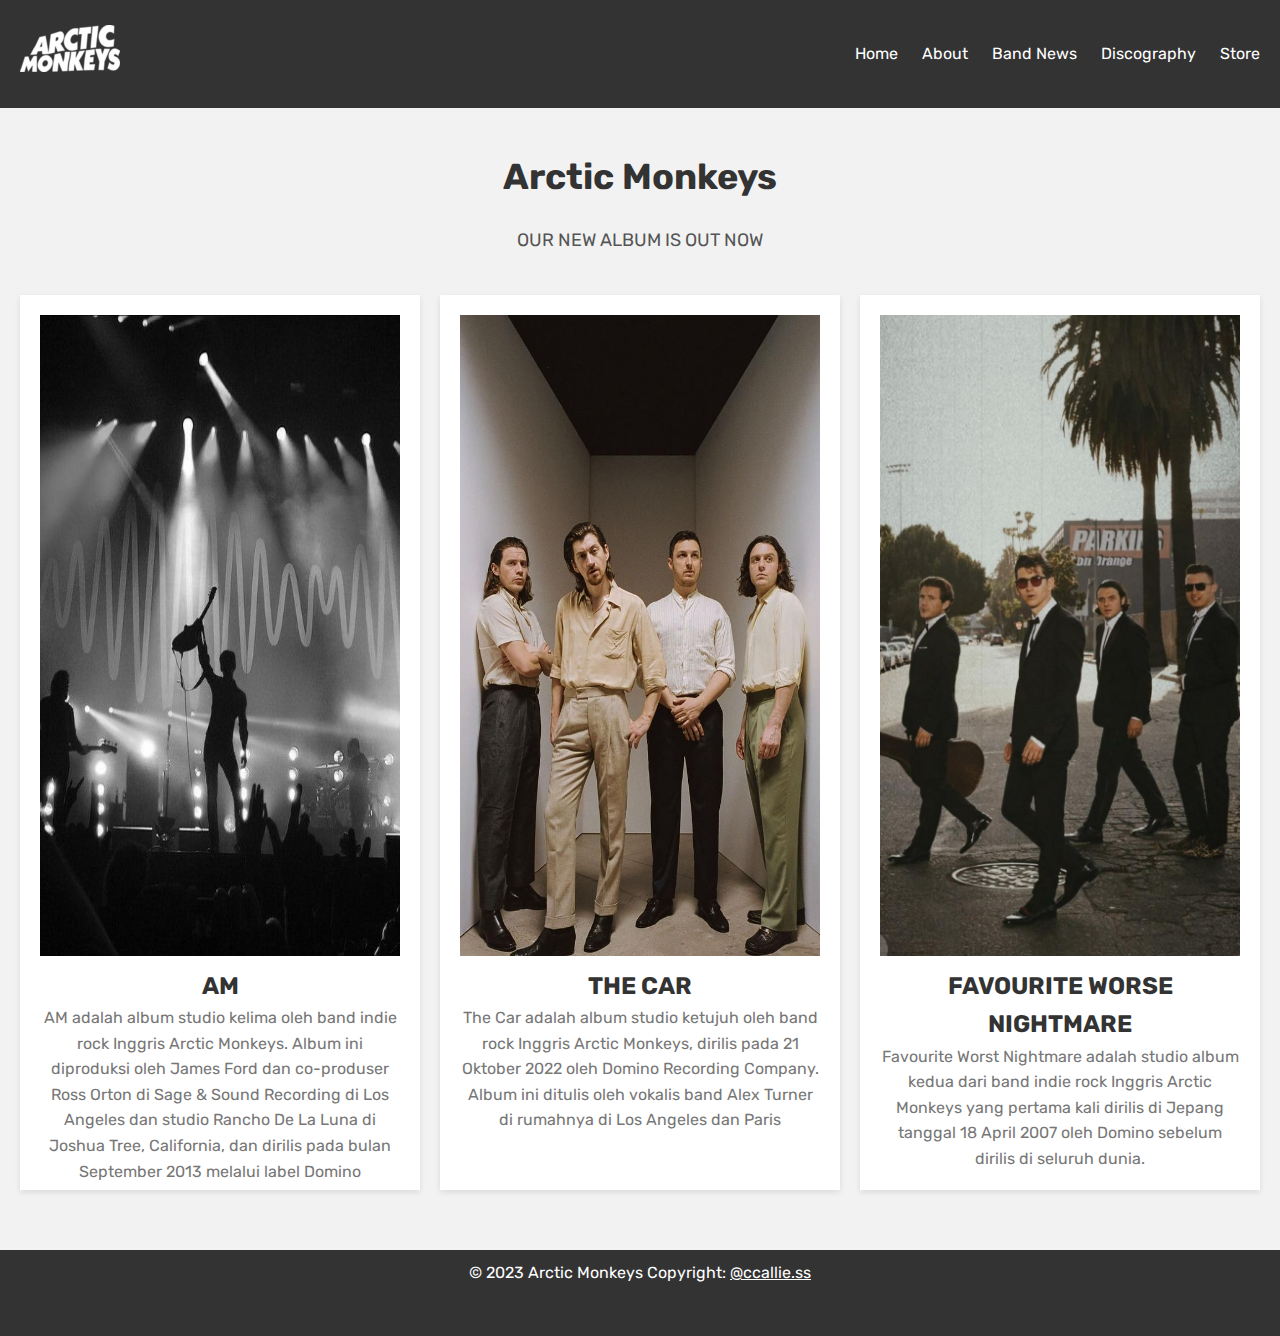
<file: index.html>
<!DOCTYPE html>
<html lang="en">
  <head>
    <meta charset="UTF-8" />
    <meta name="viewport" content="width=device-width, initial-scale=1.0" />
    <title>Arctic Monkeys</title>
    <link rel="stylesheet" href="style.css" />
    <link rel="preconnect" href="https://fonts.googleapis.com" />
    <link rel="preconnect" href="https://fonts.gstatic.com" crossorigin />
    <link
      href="https://fonts.googleapis.com/css2?family=Rubik&display=swap"
      rel="stylesheet"
    />
  </head>
  <body>
    <header>
      <nav>
        <h1><img src="img/logo.png" alt=""></h1>
        <ul>
          <li><a href="index.html">Home</a></li>
          <li><a href="about.html">About</a></li>
          <li class="dropdown">
            Band News
            <ul class="dropdown-menu">
              <li><a href="tourdate.html">Tour Date & Locations</a></li>
            </ul>
          </li>
          <li class="dropdown">
            Discography
            <ul class="dropdown-menu">
              <li><a href="lyrics.html">Lyrics</a></li>
              <li><a href="track.html">Track Sample</a></li>
            </ul>
          </li>
          <li><a href="store.html">Store</a></li>
        </ul>
      </nav>
    </header>
    <main>
      <section class="hero">
        <h2>Arctic Monkeys</h2>
        <p>
          OUR NEW ALBUM IS OUT NOW
        </p>
      </section>
      <section class="features">
        <div class="feature">
          <img src="img/1.jpeg" alt="Fitur 1" />
          <h3>AM</h3>
          <p>AM adalah album studio kelima oleh band indie rock Inggris Arctic Monkeys. Album ini diproduksi oleh James Ford dan co-produser Ross Orton di Sage & Sound Recording di Los Angeles dan studio Rancho De La Luna di Joshua Tree, California, dan dirilis pada bulan September 2013 melalui label Domino

          </p>
        </div>
        <div class="feature">
          <img src="img/2.jpeg" alt="Fitur 2" />
          <h3>THE CAR</h3>
          <p>The Car adalah album studio ketujuh oleh band rock Inggris Arctic Monkeys, dirilis pada 21 Oktober 2022 oleh Domino Recording Company. Album ini ditulis oleh vokalis band Alex Turner di rumahnya di Los Angeles dan Paris</p>
        </div>
        <div class="feature">
          <img src="img/3.jpeg" alt="Fitur 3" />
          <h3>FAVOURITE WORSE NIGHTMARE</h3>
          <p>Favourite Worst Nightmare adalah studio album kedua dari band indie rock Inggris Arctic Monkeys yang pertama kali dirilis di Jepang tanggal 18 April 2007 oleh Domino sebelum dirilis di seluruh dunia.</p>
        </div>
      </section>
    </main>
  </body>
 <footer
  class="text-center text-lg-start text-white"
  <!-- Section: Copyright -->
  <section class="p-3 pt-3">
    <div class="row d-flex align-items-center">
      <!-- Grid column -->
      <div class="col-md-7 col-lg-8 text-center text-md-start">
        <!-- Copyright -->
        <div class="p-3">
          © 2023 Arctic Monkeys Copyright:
          <a class="text-white" target="_blank" href="https://instagram.com/ccallie.ss?igshid=OGQ5ZDc2ODk2ZA=="
            >@ccallie.ss</a
          ></footer>
</html>
</file>
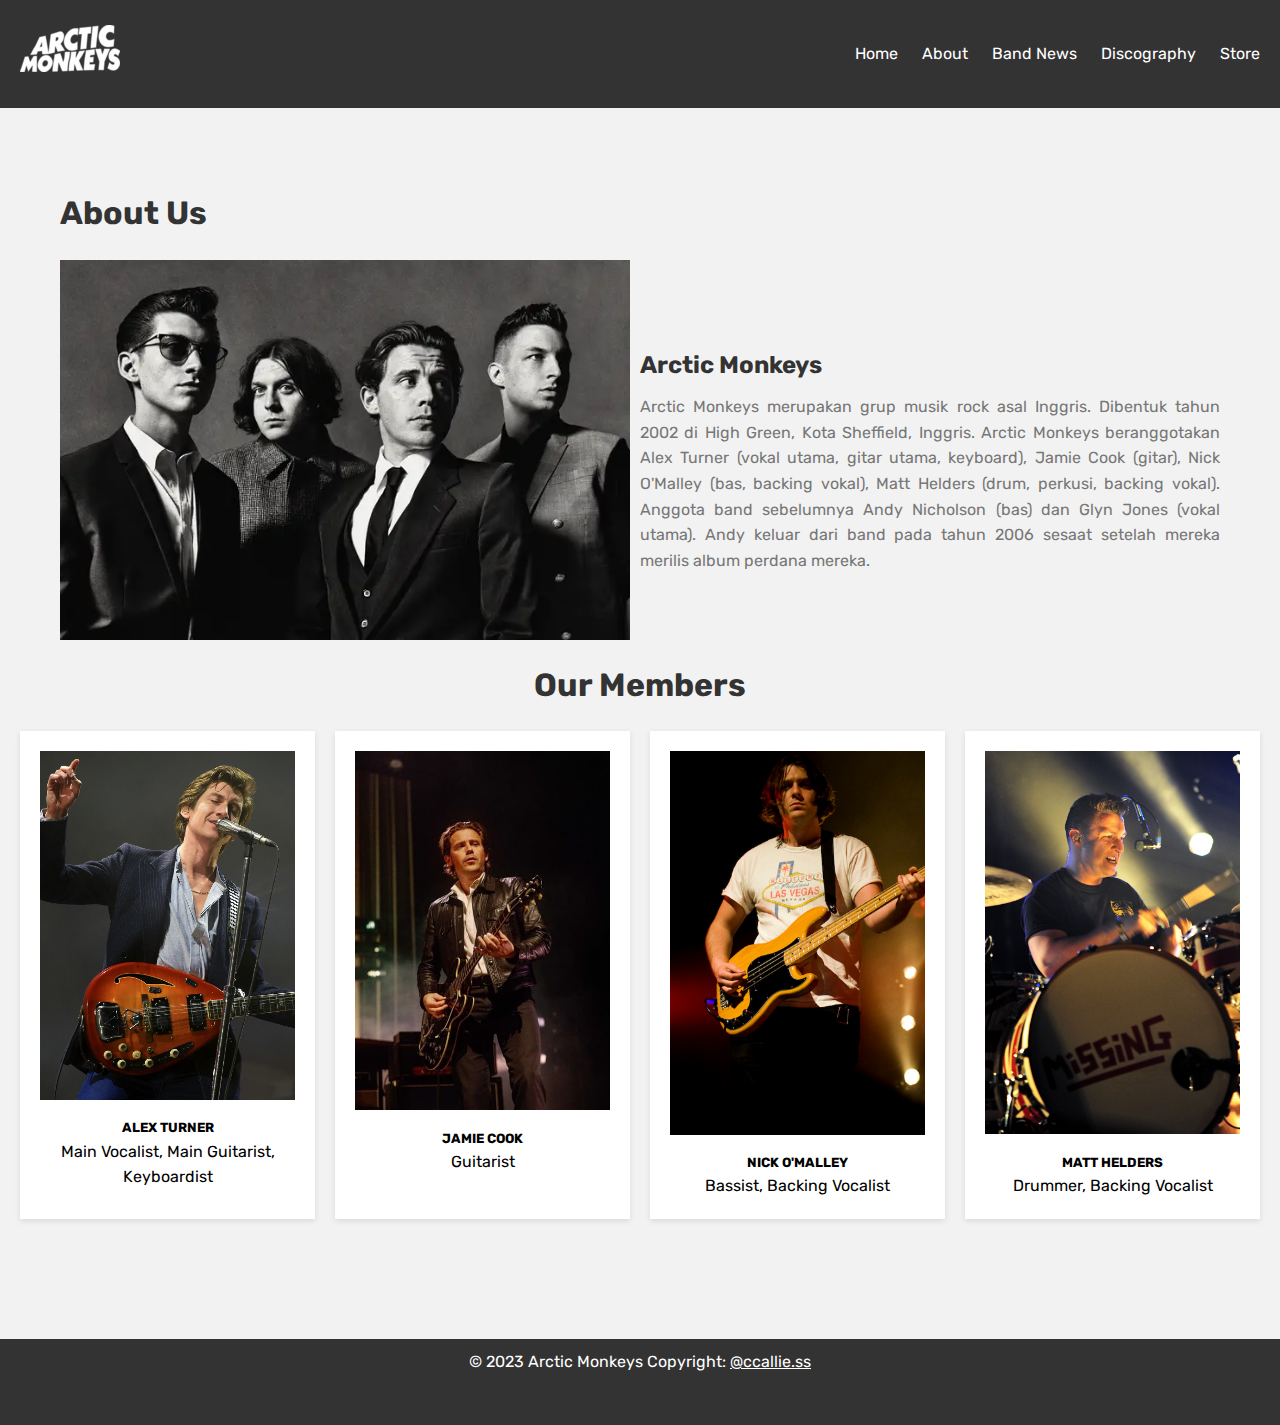
<file: about.html>
<!DOCTYPE html>
<html lang="en">
  <head>
    <meta charset="UTF-8" />
    <meta name="viewport" content="width=device-width, initial-scale=1.0" />
    <title>About</title>
    <link rel="stylesheet" href="style.css" />
    <link
      rel="stylesheet"
      href="https://unpkg.com/boxicons@latest/css/boxicons.min.css"
    />
    <link
      href="https://fonts.googleapis.com/css2?family=Rubik&display=swap"
      rel="stylesheet"
    />
  </head>
  <body>
    <header>
      <nav>
        <h1><img src="img/logo.png" alt=""></h1>
        <ul>
          <li><a href="index.html">Home</a></li>
          <li><a href="about.html">About</a></li>
          <li class="dropdown">
            Band News
            <ul class="dropdown-menu">
              <li><a href="tourdate.html">Tour Date & Locations</a></li>
            </ul>
          </li>
          <li class="dropdown">
            Discography
            <ul class="dropdown-menu">
              <li><a href="lyrics.html">Lyrics</a></li>
              <li><a href="track.html">Track Sample</a></li>
            </ul>
          </li>
          <li><a href="store.html">Store</a></li>
        </ul>
      </nav>
    </header>
    <main>
      <section class="about">
        <div class="container">
          <h2>About Us</h2>
          <div class="about-content">
            <div class="about-image">
              <img src="img/187762.webp" alt="About Image" />
            </div>
            <div class="about-text">
              <h3>Arctic Monkeys</h3>
              <p>
                Arctic Monkeys merupakan grup musik rock asal Inggris. Dibentuk
                tahun 2002 di High Green, Kota Sheffield, Inggris. Arctic
                Monkeys beranggotakan Alex Turner (vokal utama, gitar utama,
                keyboard), Jamie Cook (gitar), Nick O'Malley (bas, backing
                vokal), Matt Helders (drum, perkusi, backing vokal). Anggota
                band sebelumnya Andy Nicholson (bas) dan Glyn Jones (vokal
                utama). Andy keluar dari band pada tahun 2006 sesaat setelah
                mereka merilis album perdana mereka.
              </p>
            </div>
          </div>
        </div>
        <section class="hero">
          <section class="store">
            <h2>Our Members</h2>
            <div class="store-grid">
              <div class="store-item">
                <img src="img/alex.jpeg" alt="Gambar 1" />
                <h5>ALEX TURNER</h5>
                <span>Main Vocalist, Main Guitarist, Keyboardist</span>
              </div>
              <div class="store-item">
                <img src="img/jamie.jpg" alt="Gambar 2" />
                <h5>JAMIE COOK</h5>
                <span>Guitarist</span>
              </div>
              <div class="store-item">
                <img src="img/nick.jpg" alt="Gambar 3" />
                <h5>NICK O'MALLEY</h5>
                <span>Bassist, Backing Vocalist</span>
              </div>
              <div class="store-item">
                <img src="img/matt.jpg" alt="Gambar 4" />
                <h5>MATT HELDERS</h5>
                <span>Drummer, Backing Vocalist</span>
              </div>
            </div>
          </section>
      </section>
    </main>
  </body>
  <footer
  class="text-center text-lg-start text-white"
  <!-- Section: Copyright -->
  <section class="p-3 pt-3">
    <div class="row d-flex align-items-center">
      <!-- Grid column -->
      <div class="col-md-7 col-lg-8 text-center text-md-start">
        <!-- Copyright -->
        <div class="p-3">
          © 2023 Arctic Monkeys Copyright:
          <a class="text-white" target="_blank" href="https://instagram.com/ccallie.ss?igshid=OGQ5ZDc2ODk2ZA=="
            >@ccallie.ss</a
          ></footer>
</html>
</file>
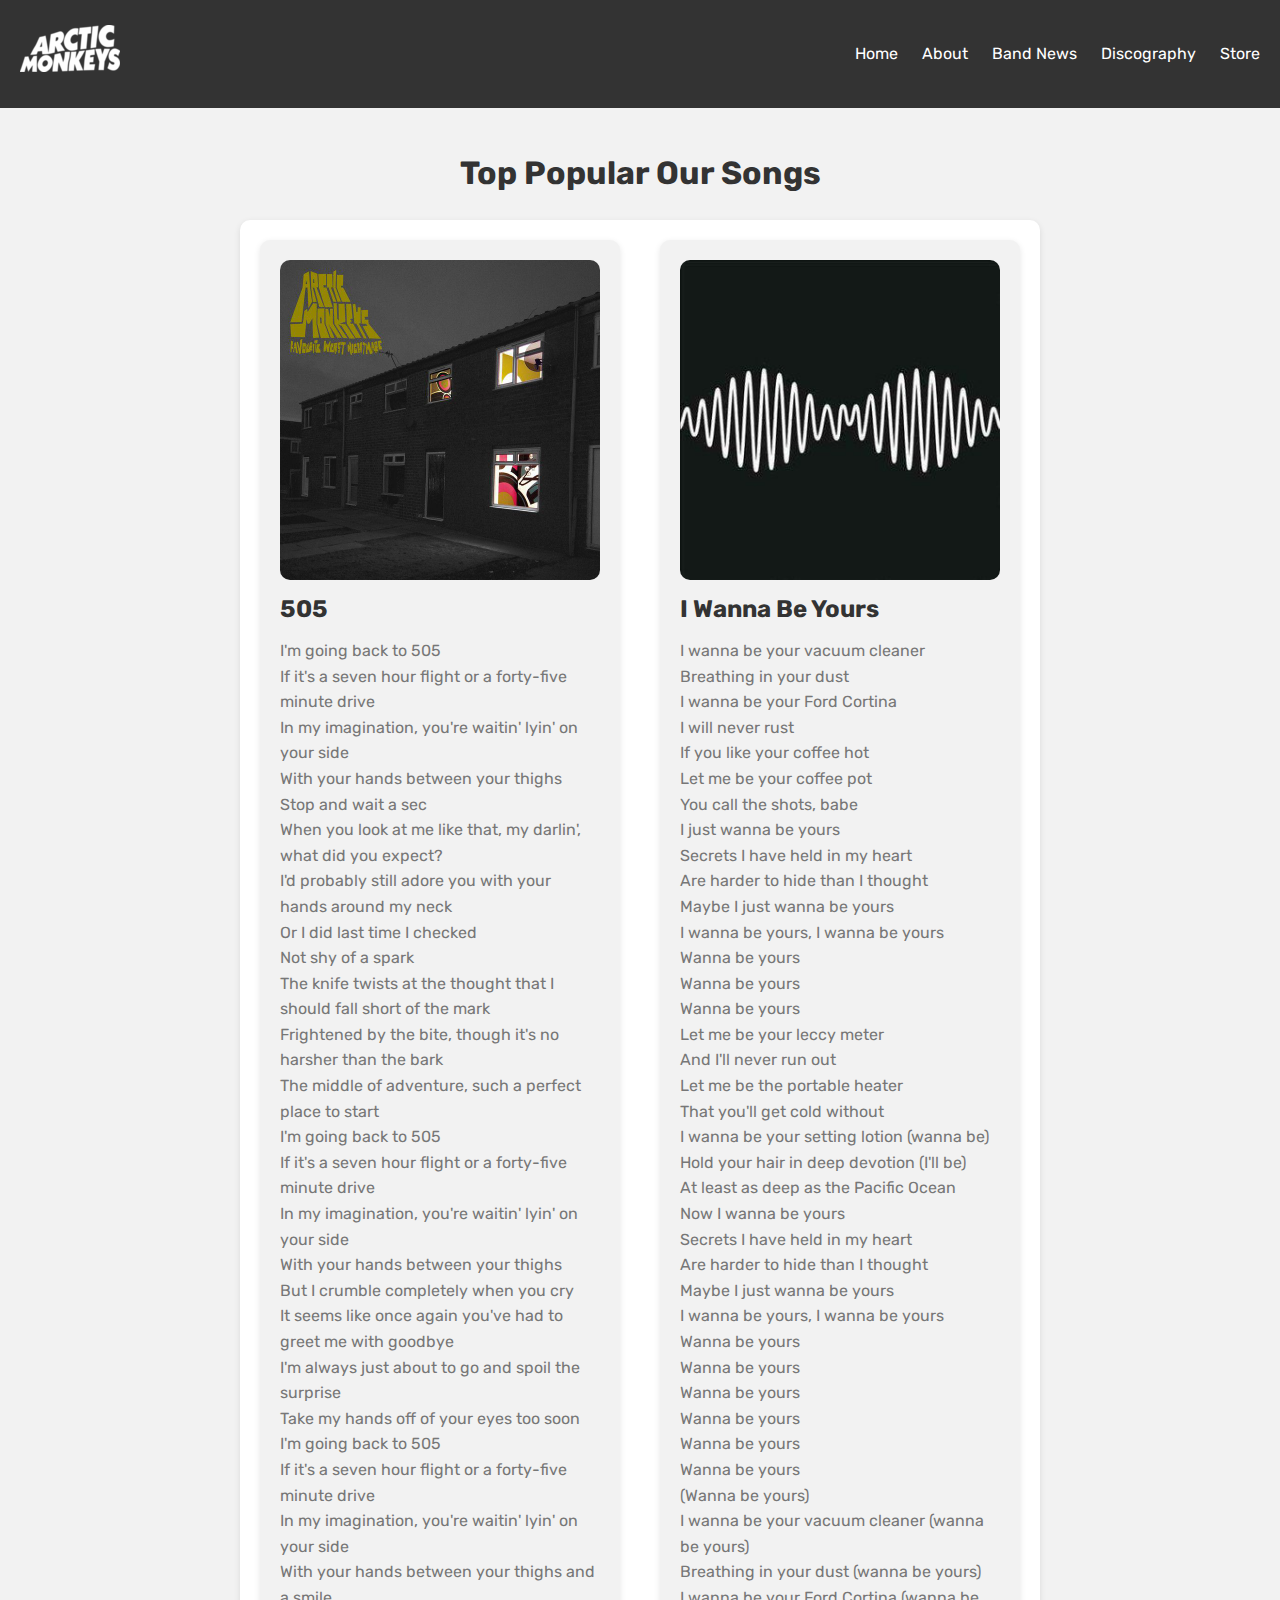
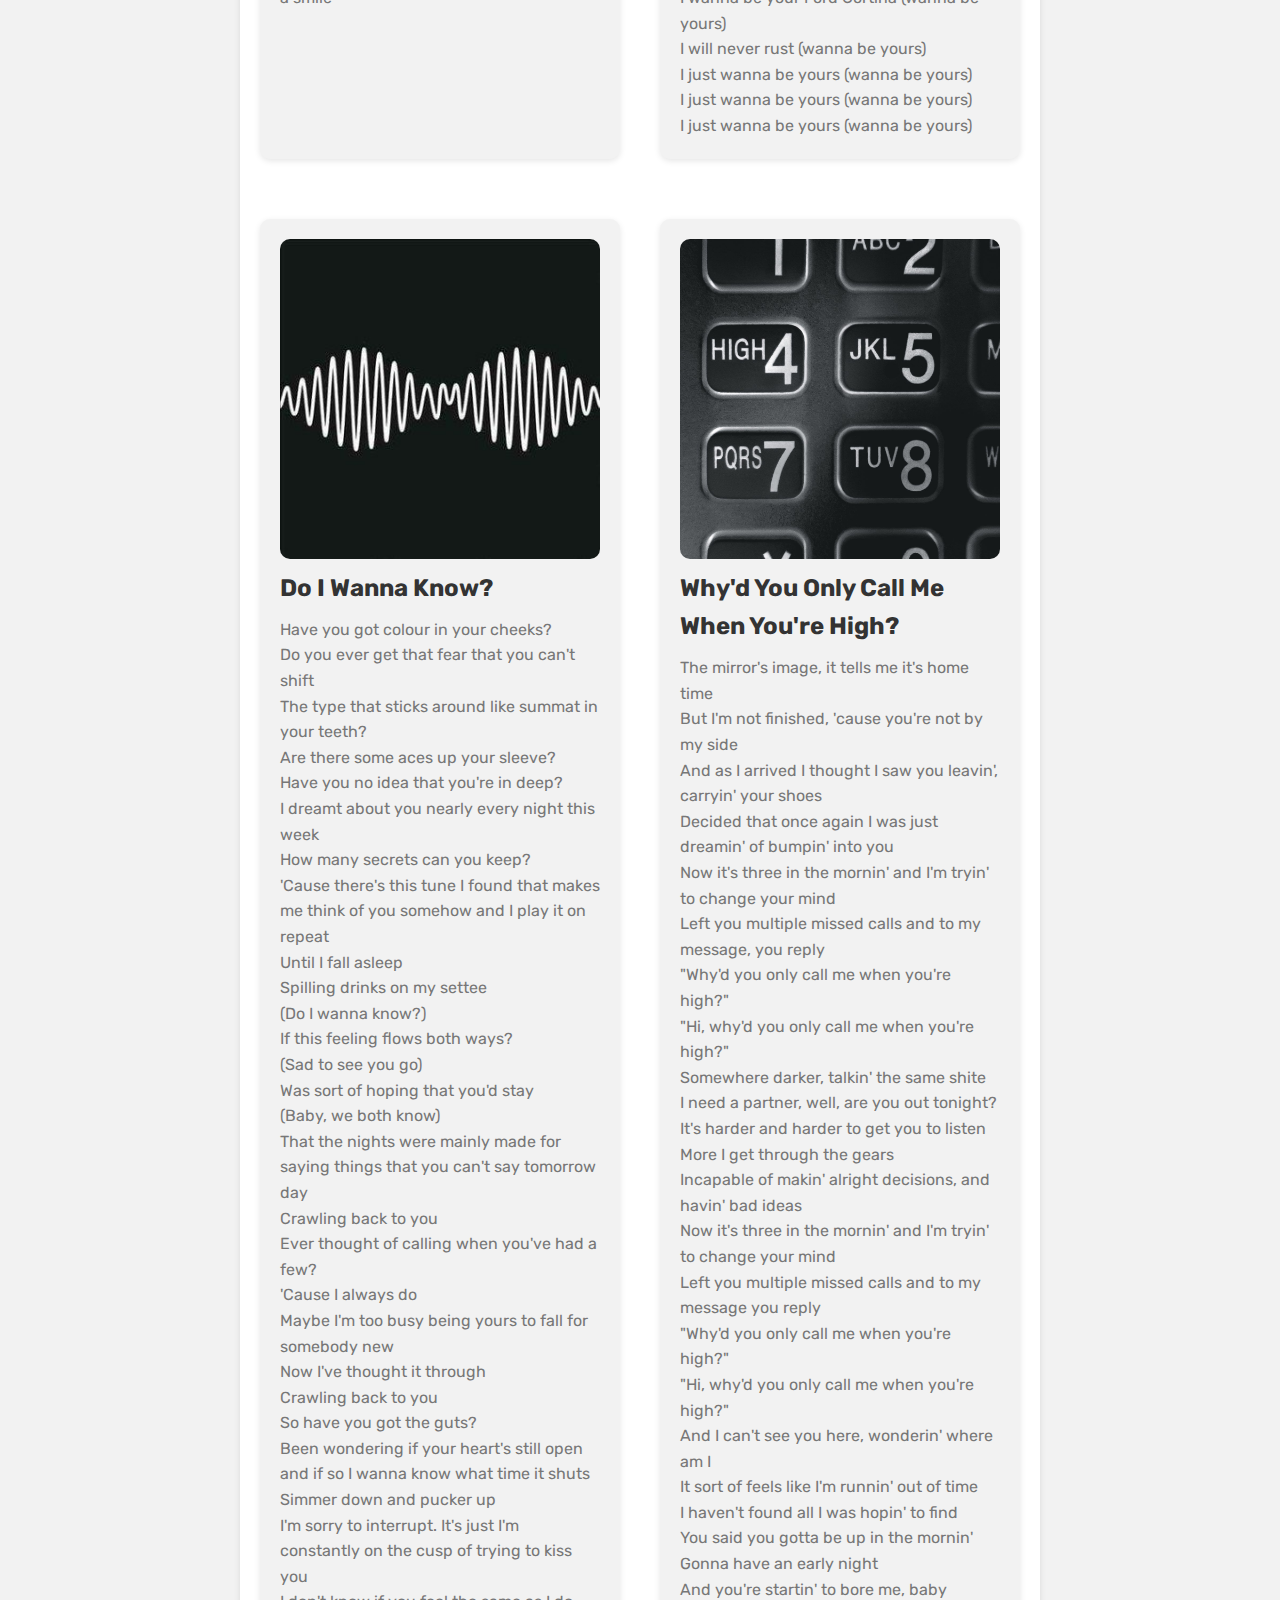
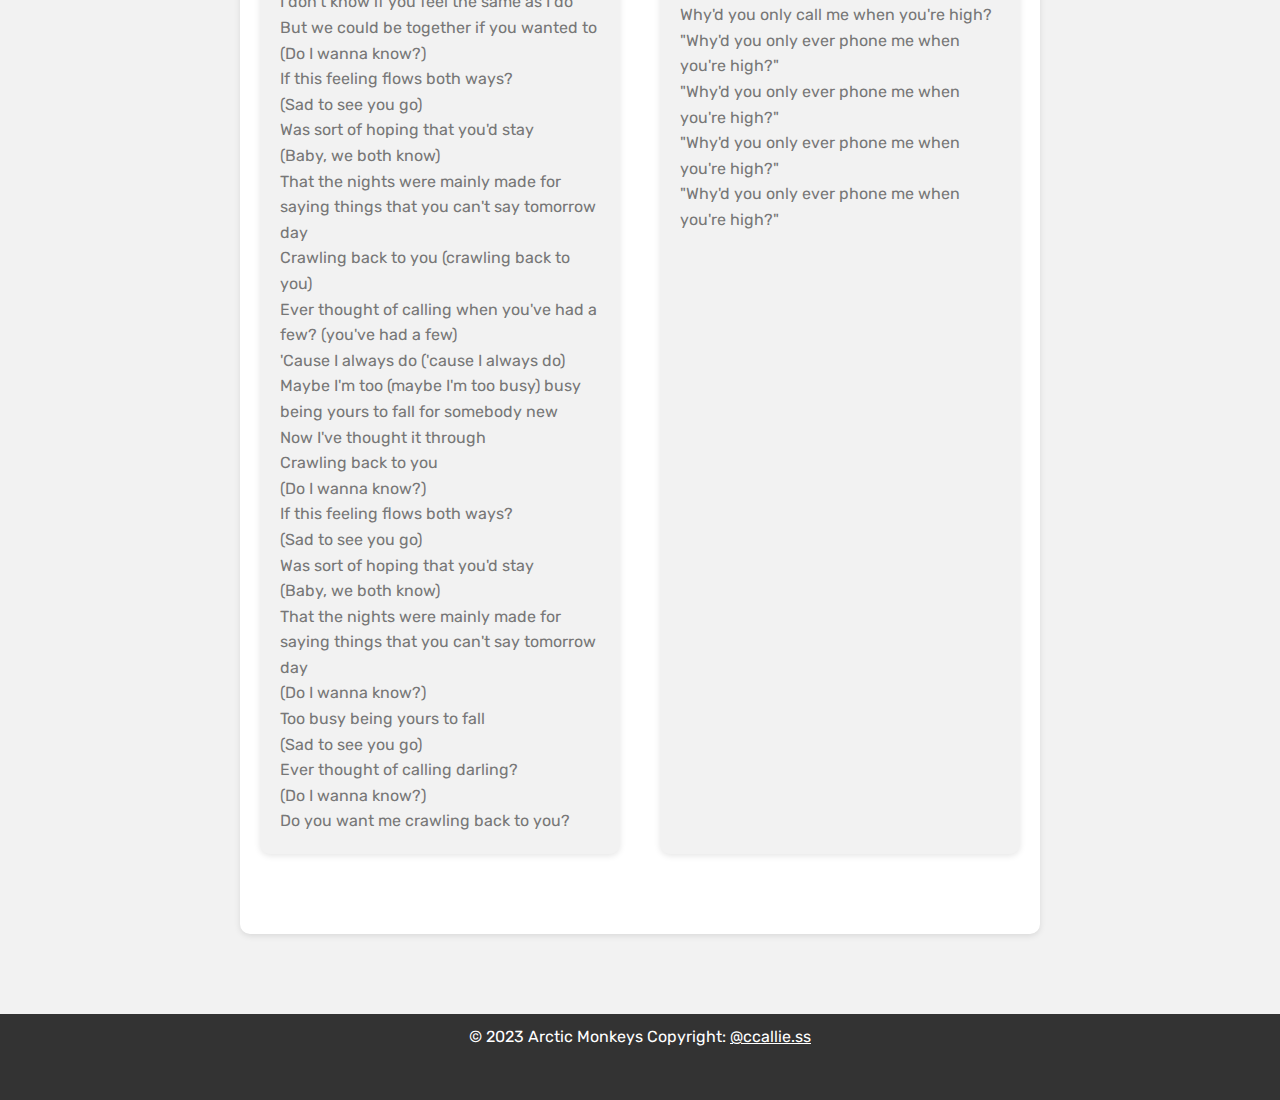
<file: lyrics.html>
<!DOCTYPE html>
<html lang="en">
  <head>
    <meta charset="UTF-8" />
    <meta name="viewport" content="width=device-width, initial-scale=1.0" />
    <title>Lyrics</title>
    <link rel="stylesheet" href="style.css" />
    <link
      href="https://fonts.googleapis.com/css2?family=Rubik&display=swap"
      rel="stylesheet"
    />
  </head>

  <body>
    <header>
      <nav>
        <h1><img src="img/logo.png" alt=""></h1>
        <ul>
          <li><a href="index.html">Home</a></li>
          <li><a href="about.html">About</a></li>
          <li class="dropdown">
            Band News
            <ul class="dropdown-menu">
              <li><a href="tourdate.html">Tour Date & Locations</a></li>
            </ul>
          </li>
          <li class="dropdown">
            Discography
            <ul class="dropdown-menu">
              <li><a href="lyrics.html">Lyrics</a></li>
              <li><a href="track.html">Track Sample</a></li>
            </ul>
          </li>
          <li><a href="store.html">Store</a></li>
        </ul>
      </nav>
    </header>

    <main>
      <section class="lyrics">
        <h2>Top Popular Our Songs</h2>
        <div class="lyrics-content">
          <div class="row">
            <div class="song">
              <img src="album-1.jpeg" alt="Song Image" />
              <h3>505</h3>
              <p>
                I'm going back to 505<br />
                If it's a seven hour flight or a forty-five minute drive<br />
                In my imagination, you're waitin' lyin' on your side<br />
                With your hands between your thighs<br />
                Stop and wait a sec<br />
                When you look at me like that, my darlin', what did you
                expect?<br />
                I'd probably still adore you with your hands around my neck<br />
                Or I did last time I checked<br />
                Not shy of a spark<br />
                The knife twists at the thought that I should fall short of the
                mark<br />
                Frightened by the bite, though it's no harsher than the bark<br />
                The middle of adventure, such a perfect place to start<br />
                I'm going back to 505<br />
                If it's a seven hour flight or a forty-five minute drive<br />
                In my imagination, you're waitin' lyin' on your side<br />
                With your hands between your thighs<br />
                But I crumble completely when you cry<br />
                It seems like once again you've had to greet me with goodbye<br />
                I'm always just about to go and spoil the surprise<br />
                Take my hands off of your eyes too soon<br />
                I'm going back to 505<br />
                If it's a seven hour flight or a forty-five minute drive<br />
                In my imagination, you're waitin' lyin' on your side<br />
                With your hands between your thighs and a smile
              </p>
            </div>
            <div class="song">
              <img src="album-2.jpeg" alt="Song Image" />
              <h3>I Wanna Be Yours</h3>
              <p>
                I wanna be your vacuum cleaner<br />
                Breathing in your dust<br />
                I wanna be your Ford Cortina<br />
                I will never rust<br />
                If you like your coffee hot<br />
                Let me be your coffee pot<br />
                You call the shots, babe<br />
                I just wanna be yours<br />

                Secrets I have held in my heart<br />
                Are harder to hide than I thought<br />
                Maybe I just wanna be yours<br />

                I wanna be yours, I wanna be yours<br />
                Wanna be yours<br />
                Wanna be yours<br />
                Wanna be yours<br />
                Let me be your leccy meter<br />
                And I'll never run out<br />
                Let me be the portable heater<br />
                That you'll get cold without<br />
                I wanna be your setting lotion (wanna be)<br />
                Hold your hair in deep devotion (I'll be)<br />
                At least as deep as the Pacific Ocean<br />
                Now I wanna be yours<br />

                Secrets I have held in my heart<br />
                Are harder to hide than I thought<br />
                Maybe I just wanna be yours<br />

                I wanna be yours, I wanna be yours<br />
                Wanna be yours<br />
                Wanna be yours<br />
                Wanna be yours<br />
                Wanna be yours<br />
                Wanna be yours<br />
                Wanna be yours<br />
                (Wanna be yours)<br />

                I wanna be your vacuum cleaner (wanna be yours)<br />
                Breathing in your dust (wanna be yours)<br />
                I wanna be your Ford Cortina (wanna be yours)<br />
                I will never rust (wanna be yours)<br />
                I just wanna be yours (wanna be yours)<br />
                I just wanna be yours (wanna be yours)<br />
                I just wanna be yours (wanna be yours)
              </p>
            </div>
          </div>
          <div class="row">
            <div class="song">
              <img src="album-2.jpeg" alt="Song Image" />
              <h3>Do I Wanna Know?</h3>
              <p>
                Have you got colour in your cheeks?<br />
                Do you ever get that fear that you can't shift<br />
                The type that sticks around like summat in your teeth?<br />
                Are there some aces up your sleeve?<br />
                Have you no idea that you're in deep?<br />
                I dreamt about you nearly every night this week<br />
                How many secrets can you keep?<br />
                'Cause there's this tune I found that makes me think of you
                somehow and I play it on repeat<br />
                Until I fall asleep<br />
                Spilling drinks on my settee<br />

                (Do I wanna know?)<br />
                If this feeling flows both ways?<br />
                (Sad to see you go)<br />
                Was sort of hoping that you'd stay<br />
                (Baby, we both know)<br />
                That the nights were mainly made for saying things that you
                can't say tomorrow day<br />

                Crawling back to you<br />

                Ever thought of calling when you've had a few?<br />
                'Cause I always do<br />
                Maybe I'm too busy being yours to fall for somebody new<br />
                Now I've thought it through<br />

                Crawling back to you<br />

                So have you got the guts?<br />
                Been wondering if your heart's still open and if so I wanna know
                what time it shuts<br />
                Simmer down and pucker up<br />
                I'm sorry to interrupt. It's just I'm constantly on the cusp of
                trying to kiss you<br />
                I don't know if you feel the same as I do<br />
                But we could be together if you wanted to<br />

                (Do I wanna know?)<br />
                If this feeling flows both ways?<br />
                (Sad to see you go)<br />
                Was sort of hoping that you'd stay<br />
                (Baby, we both know)<br />
                That the nights were mainly made for saying things that you
                can't say tomorrow day<br />

                Crawling back to you (crawling back to you)<br />

                Ever thought of calling when you've had a few? (you've had a
                few)<br />
                'Cause I always do ('cause I always do)<br />
                Maybe I'm too (maybe I'm too busy) busy being yours to fall for
                somebody new<br />
                Now I've thought it through<br />

                Crawling back to you<br />

                (Do I wanna know?)<br />
                If this feeling flows both ways?<br />
                (Sad to see you go)<br />
                Was sort of hoping that you'd stay<br />
                (Baby, we both know)<br />
                That the nights were mainly made for saying things that you
                can't say tomorrow day<br />

                (Do I wanna know?)<br />
                Too busy being yours to fall<br />
                (Sad to see you go)<br />
                Ever thought of calling darling?<br />
                (Do I wanna know?)<br />
                Do you want me crawling back to you?
              </p>
            </div>
            <div class="song">
              <img src="album-3.jpeg" alt="Song Image" />
              <h3>Why'd You Only Call Me When You're High?</h3>
              <p>
                The mirror's image, it tells me it's home time<br />
                But I'm not finished, 'cause you're not by my side<br />
                And as I arrived I thought I saw you leavin', carryin' your
                shoes<br />
                Decided that once again I was just dreamin' of bumpin' into
                you<br />

                Now it's three in the mornin' and I'm tryin' to change your
                mind<br />
                Left you multiple missed calls and to my message, you reply<br />
                "Why'd you only call me when you're high?"<br />
                "Hi, why'd you only call me when you're high?"<br />

                Somewhere darker, talkin' the same shite<br />
                I need a partner, well, are you out tonight?<br />
                It's harder and harder to get you to listen<br />
                More I get through the gears<br />
                Incapable of makin' alright decisions, and havin' bad ideas<br />

                Now it's three in the mornin' and I'm tryin' to change your
                mind<br />
                Left you multiple missed calls and to my message you reply<br />
                "Why'd you only call me when you're high?"<br />
                "Hi, why'd you only call me when you're high?"<br />

                And I can't see you here, wonderin' where am I<br />
                It sort of feels like I'm runnin' out of time<br />
                I haven't found all I was hopin' to find<br />
                You said you gotta be up in the mornin'<br />
                Gonna have an early night<br />
                And you're startin' to bore me, baby<br />
                Why'd you only call me when you're high?<br />

                "Why'd you only ever phone me when you're high?"<br />
                "Why'd you only ever phone me when you're high?"<br />
                "Why'd you only ever phone me when you're high?"<br />
                "Why'd you only ever phone me when you're high?"
              </p>
            </div>
          </div>
        </div>
      </section>
    </main>
  </body>
  <footer
  class="text-center text-lg-start text-white"
  <!-- Section: Copyright -->
  <section class="p-3 pt-3">
    <div class="row d-flex align-items-center">
      <!-- Grid column -->
      <div class="col-md-7 col-lg-8 text-center text-md-start">
        <!-- Copyright -->
        <div class="p-3">
          © 2023 Arctic Monkeys Copyright:
          <a class="text-white" target="_blank" href="https://instagram.com/ccallie.ss?igshid=OGQ5ZDc2ODk2ZA=="
            >@ccallie.ss</a
          ></footer>
</html>
</file>
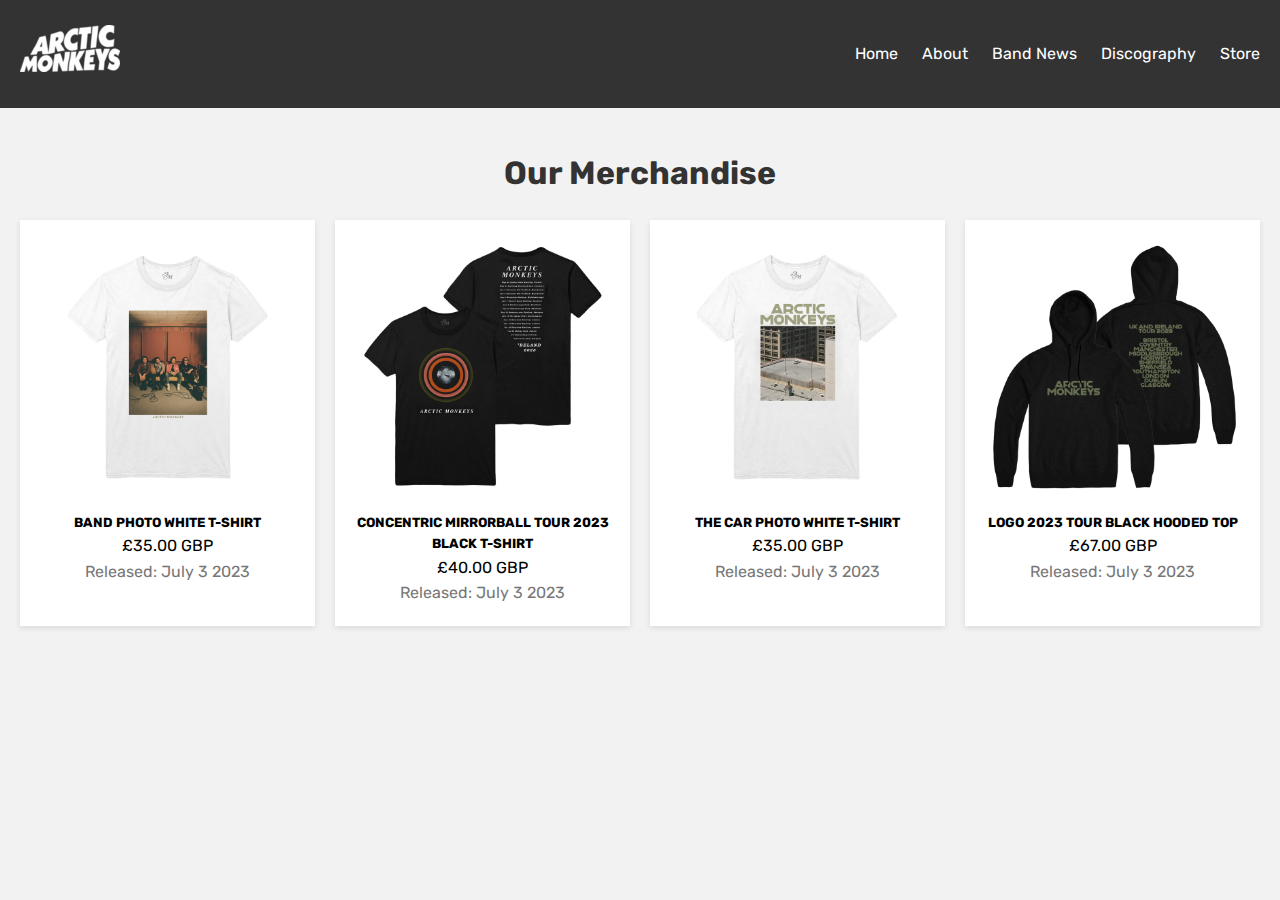
<file: store.html>
<!DOCTYPE html>
<html lang="en">
  <head>
    <meta charset="UTF-8" />
    <meta name="viewport" content="width=device-width, initial-scale=1.0" />
    <title>Store</title>
    <link rel="stylesheet" href="style.css" />
    <link rel="preconnect" href="https://fonts.googleapis.com" />
    <link rel="preconnect" href="https://fonts.gstatic.com" crossorigin />
    <link
      href="https://fonts.googleapis.com/css2?family=Rubik&display=swap"
      rel="stylesheet"
    />
  </head>
  <body>
    <header>
      <nav>
        <h1><img src="img/logo.png" alt=""></h1>
        <ul>
          <li><a href="index.html">Home</a></li>
          <li><a href="about.html">About</a></li>
          <li class="dropdown">
            Band News
            <ul class="dropdown-menu">
              <li><a href="tourdate.html">Tour Date & Locations</a></li>
            </ul>
          </li>
          <li class="dropdown">
            Discography
            <ul class="dropdown-menu">
              <li><a href="lyrics.html">Lyrics</a></li>
              <li><a href="track.html">Track Sample</a></li>
            </ul>
          </li>
          <li><a href="store.html">Store</a></li>
        </ul>
      </nav>
    </header>
    <main>
      <section class="store">
        <h2>Our Merchandise</h2>
        <div class="store-grid">
          <div class="store-item">
            <img src="tshirt-1.jpg" alt="Gambar 1" />
            <h5>BAND PHOTO WHITE T-SHIRT</h5>
            <span>£35.00 GBP</span>
            <p>Released: July 3 2023</p>
          </div>
          <div class="store-item">
            <img src="tshirt-2.jpg" alt="Gambar 2" />
            <h5>
              CONCENTRIC MIRRORBALL TOUR 2023 <br />
              BLACK T-SHIRT
            </h5>
            <span>£40.00 GBP</span>
            <p>Released: July 3 2023</p>
          </div>
          <div class="store-item">
            <img src="tshirt-3.jpg" alt="Gambar 3" />
            <h5>THE CAR PHOTO WHITE T-SHIRT</h5>
            <span>£35.00 GBP</span>
            <p>Released: July 3 2023</p>
          </div>
          <div class="store-item">
            <img src="tshirt-4.jpg" alt="Gambar 4" />
            <h5>LOGO 2023 TOUR BLACK HOODED TOP</h5>
            <span>£67.00 GBP</span>
            <p>Released: July 3 2023</p>
          </div>
        </div>
      </section>
    </main>
  </body>
</html>
</file>
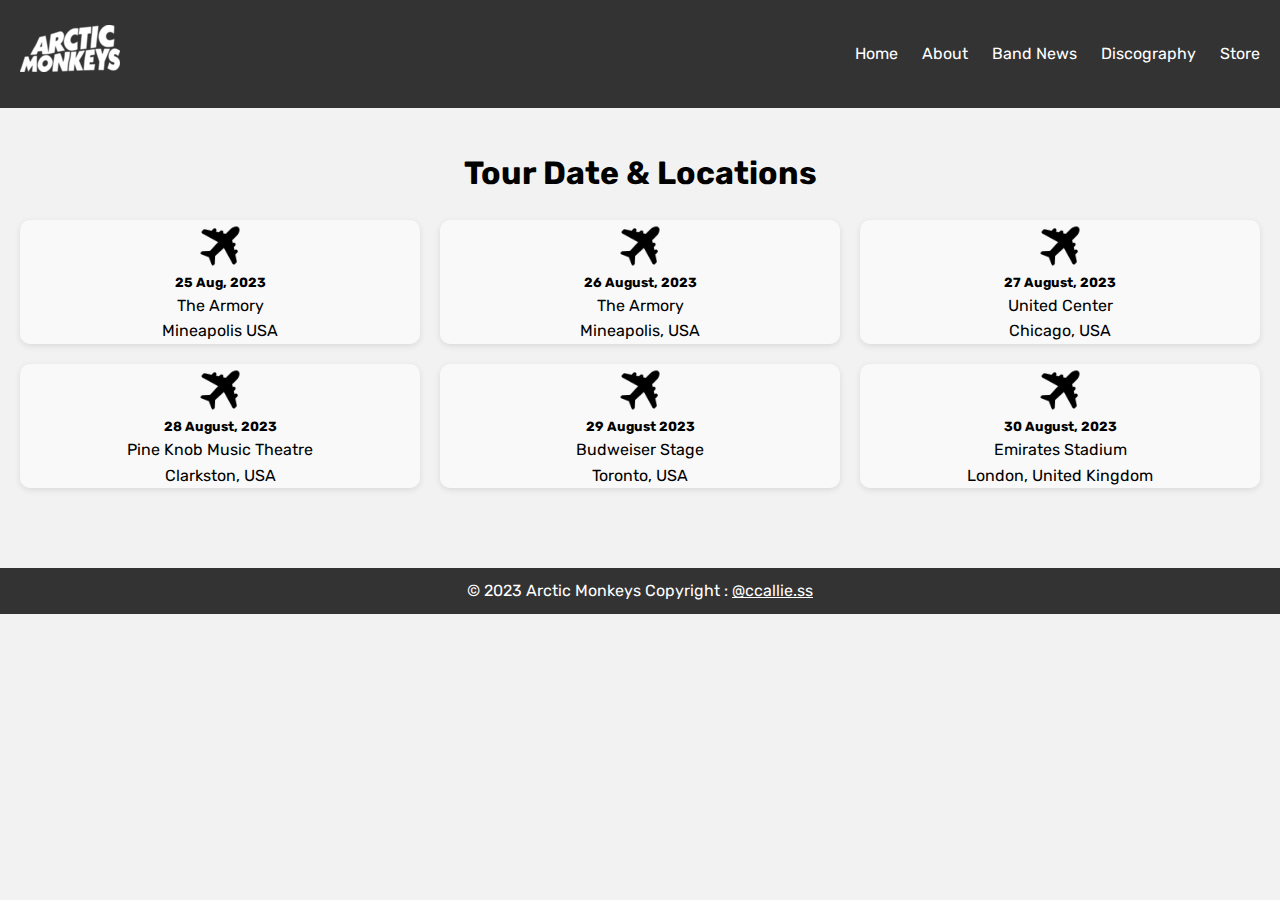
<file: tourdate.html>
<!DOCTYPE html>
<html lang="en">
  <head>
    <meta charset="UTF-8" />
    <meta name="viewport" content="width=device-width, initial-scale=1.0" />
    <title>Tour Dates </title>
    <link rel="stylesheet" href="style.css" />
    <link
      rel="stylesheet"
      href="https://unpkg.com/boxicons@latest/css/boxicons.min.css"
    />
    <link
      href="https://fonts.googleapis.com/css2?family=Rubik&display=swap"
      rel="stylesheet"
    />
  </head>
  <body>
    <header>
      <nav>
        <h1><img src="img/logo.png" alt=""></h1>
        <ul>
          <li><a href="index.html">Home</a></li>
          <li><a href="about.html">About</a></li>
          <li class="dropdown">
            Band News
            <ul class="dropdown-menu">
              <li><a href="tourdate.html">Tour Date & Locations</a></li>
            </ul>
          </li>
          <li class="dropdown">
            Discography
            <ul class="dropdown-menu">
              <li><a href="lyrics.html">Lyrics</a></li>
              <li><a href="track.html">Track Sample</a></li>
            </ul>
          </li>
          <li><a href="store.html">Store</a></li>
        </ul>
      </nav>
    </header>
    <main>
      <section class="tour">
        <h2>Tour Date & Locations</h2>
        <div class="tour-grid">
          <div class="tour-item">
            <img src="plane.png" alt="Image 1" />
            <h5>25 Aug, 2023</h5>
            <span>The Armory<br />Mineapolis USA</span>
          </div>
          <div class="tour-item">
            <img src="plane.png" alt="Image 2" />
            <h5>26 August, 2023</h5>
            <span>The Armory<br />Mineapolis, USA</span>
          </div>
          <div class="tour-item">
            <img src="plane.png" alt="Image 3" />
            <h5>27 August, 2023</h5>
            <span>United Center<br /> Chicago, USA</span>
          </div>
          <div class="tour-item">
            <img src="plane.png" alt="Image 4" />
            <h5>28 August, 2023</h5>
            <span>Pine Knob Music Theatre<br />Clarkston, USA</span>
          </div>
          <div class="tour-item">
            <img src="plane.png" alt="Image 5" />
            <h5>29 August 2023</h5>
            <span>Budweiser Stage<br />Toronto, USA</span>
          </div>
          <div class="tour-item">
            <img src="plane.png" alt="Image 6" />
            <h5>30 August, 2023</h5>
            <span>Emirates Stadium<br />London, United Kingdom</span>
          </div>
        </div>
      </section>
    </main>
  </body>
  <footer>
    <div class="footer-content">
      <p>&copy; 2023 Arctic Monkeys Copyright : <a class="text-white" target="_blank" href="https://instagram.com/ccallie.ss?igshid=OGQ5ZDc2ODk2ZA=="
        >@ccallie.ss</a. All rights reserved.</p>
    </div>
  </footer>
</html>
</file>
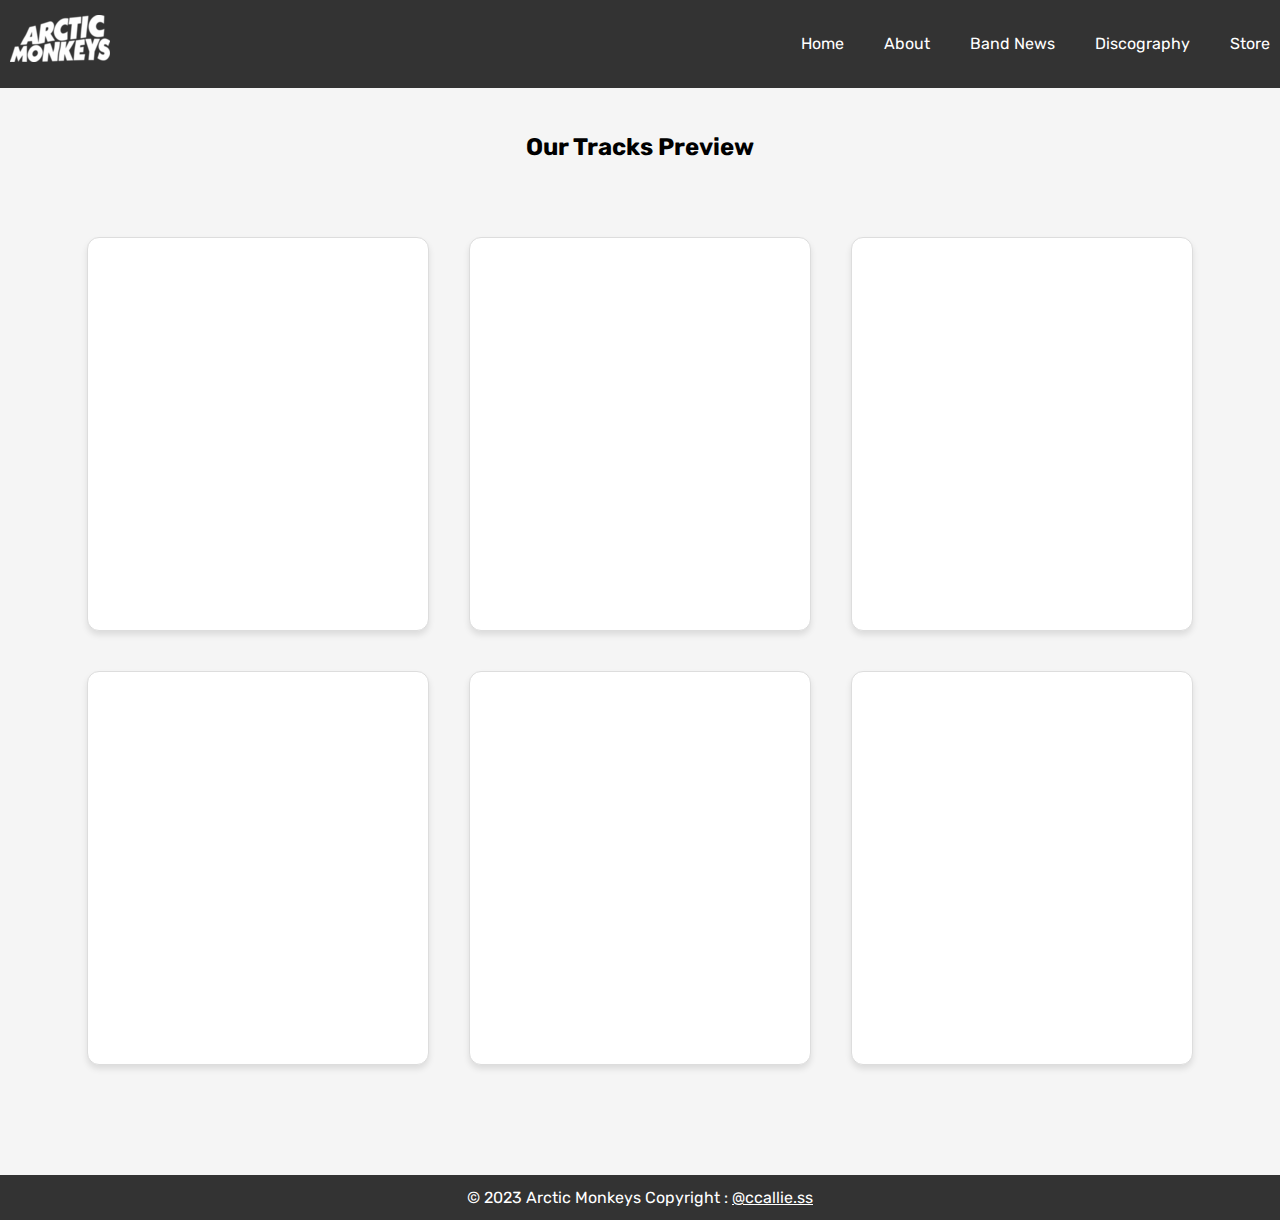
<file: track.html>
<!DOCTYPE html>
<html lang="en">

<head>
  <meta charset="UTF-8">
  <meta name="viewport" content="width=device-width, initial-scale=1.0">
  <title>Sample Tracks</title>
  <link rel="stylesheet" href="style.css">
  <link rel="preconnect" href="https://fonts.googleapis.com">
  <link rel="preconnect" href="https://fonts.gstatic.com" crossorigin>
  <link href="https://fonts.googleapis.com/css2?family=Rubik&display=swap" rel="stylesheet">
  <style>
    body {
      font-family: 'Rubik', sans-serif;
      margin: 0;
      padding: 0;
      background-color: #f5f5f5;
    }

    header {
      background-color: #333;
      color: white;
      padding: 10px;
    }

    main {
      display: flex;
      flex-direction: column;
      align-items: center;
    }

    nav {
      display: flex;
      justify-content: space-between;
      align-items: center;
    }

    nav ul {
      list-style: none;
      display: flex;
      gap: 20px;
    }

    nav ul li a {
      text-decoration: none;
      color: white;
    }

    .tour {
      display: flex;
      flex-wrap: wrap;
      justify-content: center;
      margin: 50px auto;
    }

    .tour h2 {
      font-size: 24px;
      margin-bottom: 20px;
      color: #333;
    }

    .tour-grid {
      display: grid;
      grid-template-columns: repeat(auto-fit, minmax(250px, 1fr));
      gap: 20px;
      justify-items: center;
    }

    .tour-item {
      border: 1px solid #ddd;
      padding: 20px;
      border-radius: 12px;
      background-color: #fff;
      box-shadow: 0 4px 6px rgba(0, 0, 0, 0.1);
      transition: transform 0.2s;
    }

    .tour-item:hover {
      transform: translateY(-5px);
    }

    iframe {
      border-radius: 12px;
      width: 100%;
      height: 352px;
    }

    footer {
      background-color: #333;
      color: white;
      text-align: center;
      padding: 10px;
    }
  </style>
</head>

<body>
  <header>
    <nav>
      <h1><img src="img/logo.png" alt="" /></h1>
      <ul>
        <li><a href="index.html">Home</a></li>
        <li><a href="about.html">About</a></li>
        <li class="dropdown">
          Band News
          <ul class="dropdown-menu">
            <li><a href="tourdate.html">Tour Date & Locations</a></li>
          </ul>
        </li>
        <li class="dropdown">
          Discography
          <ul class="dropdown-menu">
            <li><a href="lyrics.html">Lyrics</a></li>
            <li><a href="track.html">Track Sample</a></li>
          </ul>
        </li>
        <li><a href="store.html">Store</a></li>
      </ul>
    </nav>
  </header>
  <main>
    <h2>Our Tracks Preview</h2>
    <section class="tour">
      <div class="tour-grid">
        <div class="tour-item">
          <iframe src="https://open.spotify.com/embed/track/5FVd6KXrgO9B3JPmC8OPst?utm_source=generator" frameborder="0"
            allowfullscreen="" allow="autoplay; clipboard-write; encrypted-media; fullscreen; picture-in-picture"
            loading="lazy"></iframe>
        </div>
      </div>
      <div class="tour-grid">
        <div class="tour-item">
          <iframe style="border-radius:12px"
            src="https://open.spotify.com/embed/track/0BxE4FqsDD1Ot4YuBXwAPp?utm_source=generator" width="100%"
            height="352" frameBorder="0" allowfullscreen=""
            allow="autoplay; clipboard-write; encrypted-media; fullscreen; picture-in-picture" loading="lazy"></iframe>
        </div>
      </div>
      <div class="tour-grid">
        <div class="tour-item">
          <iframe style="border-radius:12px"
            src="https://open.spotify.com/embed/track/5XeFesFbtLpXzIVDNQP22n?utm_source=generator" width="100%"
            height="352" frameBorder="0" allowfullscreen=""
            allow="autoplay; clipboard-write; encrypted-media; fullscreen; picture-in-picture" loading="lazy"></iframe>
        </div>
      </div>
      <div class="tour-grid">
        <div class="tour-item">
          <iframe style="border-radius:12px"
            src="https://open.spotify.com/embed/track/0yowbJnnbTLpr99f9l1uba?utm_source=generator" width="100%"
            height="352" frameBorder="0" allowfullscreen=""
            allow="autoplay; clipboard-write; encrypted-media; fullscreen; picture-in-picture" loading="lazy"></iframe>
        </div>
      </div>
      <div class="tour-grid">
        <div class="tour-item">
          <iframe style="border-radius:12px"
            src="https://open.spotify.com/embed/track/086myS9r57YsLbJpU0TgK9?utm_source=generator" width="100%"
            height="352" frameBorder="0" allowfullscreen=""
            allow="autoplay; clipboard-write; encrypted-media; fullscreen; picture-in-picture" loading="lazy"></iframe>
        </div>
      </div>
      <div class="tour-grid">
        <div class="tour-item">
          <iframe style="border-radius:12px"
            src="https://open.spotify.com/embed/track/0S6CXA5LpRDX6b4akgrOot?utm_source=generator" width="100%"
            height="352" frameBorder="0" allowfullscreen=""
            allow="autoplay; clipboard-write; encrypted-media; fullscreen; picture-in-picture" loading="lazy"></iframe>
        </div>
      </div>
    </section>
  </main>
  <footer>
    <div class="footer-content">
      <p>&copy; 2023 Arctic Monkeys Copyright : <a class="text-white" target="_blank"
          href="https://instagram.com/ccallie.ss?igshid=OGQ5ZDc2ODk2ZA==">@ccallie.ss</a. All rights reserved.</p>
    </div>
  </footer>
</body>

</html>
</file>
<file: style.css>
/* style.css */

/* Reset CSS */
* {
  margin: 0;
  padding: 0;
  box-sizing: border-box;
}

body {
  font-family: "Rubik", sans-serif;
  line-height: 1.6;
  background-color: #f2f2f2;
}

.container {
  max-width: 1200px;
  margin: 0 auto;
  padding: 0 20px;
}

header {
  background-color: #333;
  color: #fff;
  padding: 20px;
}

footer {
  display: flex;
  padding: 0.8rem 0;
  justify-content: center;
  background-color: #333;
  color: #fff;
  padding: 10px;
}

a {
  color: #fff;
}

nav {
  display: flex;
  align-items: center;
  justify-content: space-between;
  padding: 5px 0;
}

nav h1 {
  font-size: 24px;
  color: #fff;
  text-transform: uppercase;
  letter-spacing: 2px;
}

nav ul {
  list-style: none;
}

nav ul li {
  display: inline-block;
  margin-left: 20px;
}

nav ul li a {
  color: #fff;
  text-decoration: none;
  transition: color 0.3s ease;
}

nav ul li a:hover {
  color: red;
}

main {
  padding: 40px 0;
}

.hero {
  text-align: center;
  margin-bottom: 40px;
}

.hero h2 {
  font-size: 36px;
  margin-bottom: 20px;
  color: #333;
}

.hero p {
  font-size: 18px;
  margin-bottom: 20px;
  color: #555;
}

.cta-button {
  display: inline-block;
  padding: 10px 20px;
  background-color: #333;
  color: #fff;
  text-decoration: none;
  border-radius: 4px;
  transition: background-color 0.3s ease;
}

.cta-button:hover {
  background-color: #ffcc00;
}

.features {
  margin: 20px;
  display: grid;
  grid-template-columns: repeat(auto-fit, minmax(250px, 1fr));
  gap: 20px;
}

.feature {
  background-color: #fff;
  padding: 20px;
  text-align: center;
  box-shadow: 0 2px 6px rgba(0, 0, 0, 0.1);
  transition: transform 0.3s ease;
}

.feature:hover {
  transform: translateY(-5px);
}

.feature img {
  width: 100%;
  height: 75%;
  margin-bottom: 3px;
}

.feature h3 {
  font-size: 24px;
  color: #333;
}

.feature p {
  font-size: 16px;
  color: #777;
  margin-bottom: 0;
}

.dropdown {
  position: relative;
}

.dropdown .dropdown-menu {
  display: none;
  position: absolute;
  top: 100%;
  left: 0;
  z-index: 1;
  background-color: #fff;
  box-shadow: 0 2px 6px rgba(0, 0, 0, 0.1);
  padding: 10px 0;
}

.dropdown:hover .dropdown-menu {
  display: block;
}

.dropdown-menu li {
  margin: 20px;
  list-style: none;
}

.dropdown-menu li a {
  display: block;
  color: #333;
  text-decoration: none;
  transition: background-color 0.3s ease;
}

.dropdown-submenu:hover .sub-menu {
  display: block;
}

.sub-menu {
  display: none;
  position: absolute;
  top: 0;
  left: 100%;
  min-width: 150px;
  background-color: #fff;
  box-shadow: 0 2px 6px rgba(0, 0, 0, 0.1);
}

.sub-menu li {
  padding: 10px;
}

.sub-menu li a {
  color: #333;
  text-decoration: none;
}

.sub-menu li a:hover {
  background-color: #f2f2f2;
}

.tour {
  text-align: center;
  margin-bottom: 40px;
}

.tour h2 {
  font-size: 32px;
  margin-bottom: 20px;
}

.tour-grid {
  margin: 20px;
  display: grid;
  grid-template-columns: repeat(3, 1fr);
  gap: 20px;
}

.tour-item {
  border-radius: 10px;
  background: rgba(255, 255, 255, 0.5);
  display: flex;
  justify-content: center;
  align-items: center;
  flex-direction: column;
  position: relative;
  overflow: hidden;
  box-shadow: 0 2px 6px rgba(0, 0, 0, 0.1);
  transition: transform 0.3s ease;
}

.tour-item:hover {
  transform: translateY(-10px);
  box-shadow: 0 6px 12px rgba(0, 0, 0, 0.2);
}

.tour-item img {
  display: block;
  width: 13%;
  height: auto;
}

.tour-item-content {
  position: absolute;
  bottom: 0;
  left: 0;
  width: 100%;
  padding: 10px;
  background-color: rgba(0, 0, 0, 0.8);
  color: #fff;
  opacity: 0;
  transition: opacity 0.3s ease;
}

.tour-item:hover .tour-item-content {
  opacity: 1;
}

.tour-item-content h3 {
  font-size: 18px;
  margin-bottom: 5px;
}

.tour-item-content p {
  font-size: 14px;
  margin-bottom: 0;
}

@media (max-width: 768px) {
  .tour-grid {
    grid-template-columns: 1fr;
  }
}

/* ABOUT */

.about {
  padding: 40px 0;
}

.container {
  max-width: 1200px;
  margin: 0 auto;
  padding: 0 20px;
}

.about h2 {
  font-size: 32px;
  margin-bottom: 20px;
  color: #333;
}

.about-content {
  display: flex;
  flex-wrap: wrap;
  justify-content: space-between;
  align-items: center;
}

.about-image {
  flex-basis: 50%;
  margin-bottom: 20px;
}

.about-image img {
  padding-right: 10px;
  display: block;
  width: 100%;
  height: auto;
  transition: opacity 0.3s ease;
}

.about-text {
  flex-basis: 50%;
}

.about-text h3 {
  font-size: 24px;
  margin-bottom: 10px;
  color: #333;
}

.about-text p {
  text-align: justify;
  font-size: 16px;
  color: #777;
  line-height: 1.6;
  margin-bottom: 0;
}

.about-content:hover .about-image img {
  opacity: 0.8;
}

@media (max-width: 768px) {
  .about-content {
    flex-wrap: wrap;
  }

  .about-image,
  .about-text {
    flex-basis: 100%;
  }

  .about-image {
    order: 2;
    margin-bottom: 20px;
  }
}

/* STORE */

.store {
  text-align: center;
  margin-bottom: 40px;
}

.store h2 {
  font-size: 32px;
  margin-bottom: 20px;
  color: #333;
}

.store-grid {
  margin: 20px;
  display: grid;
  grid-template-columns: repeat(auto-fit, minmax(250px, 1fr));
  gap: 20px;
}

.store-item {
  position: relative;
  background-color: #fff;
  padding: 20px;
  text-align: center;
  box-shadow: 0 2px 6px rgba(0, 0, 0, 0.1);
  transition: transform 0.3s ease;
}

.store-item:hover {
  transform: translateY(-5px);
}

.store-item img {
  width: 100%;
  height: auto;
  margin-bottom: 10px;
}

.store-item h3 {
  font-size: 24px;
  margin-bottom: 10px;
  color: #333;
}

.store-item p {
  font-size: 16px;
  color: #777;
  margin-bottom: 0;
  overflow: hidden;
}

@media (max-width: 768px) {
  .store-grid {
    grid-template-columns: repeat(auto-fit, minmax(150px, 1fr));
  }

  .store-item {
    padding: 10px;
  }

  .store-item img {
    margin-bottom: 5px;
  }

  .store-item h3 {
    font-size: 18px;
  }

  .store-item p {
    font-size: 14px;
  }
}

/* LYRICS */

.lyrics {
  text-align: center;
  margin-bottom: 40px;
}

.lyrics h2 {
  font-size: 32px;
  margin-bottom: 20px;
  color: #333;
}

.lyrics-content {
  border-radius: 10px;
  max-width: 800px;
  margin: 0 auto;
  padding: 20px;
  text-align: left;
  background-color: #fff;
  box-shadow: 0 2px 6px rgba(0, 0, 0, 0.1);
}

.row {
  display: flex;
  flex-wrap: wrap;
  justify-content: space-between;
  margin-bottom: 40px;
}

.song {
  border-radius: 10px;
  position: relative;
  width: calc(50% - 20px);
  margin-bottom: 20px;
  padding: 20px;
  background-color: #f2f2f2;
  box-shadow: 0 2px 6px rgba(0, 0, 0, 0.1);
  overflow: hidden;
}

.song img {
  border-radius: 10px;
  display: block;
  width: 100%;
  height: auto;
  margin-bottom: 10px;
}

.song h3 {
  font-size: 24px;
  margin-bottom: 10px;
  color: #333;
}

.song p {
  font-size: 16px;
  color: #777;
  line-height: 1.6;
  margin-bottom: 0;
}

@media (max-width: 768px) {
  .row {
    flex-direction: column;
  }

  .song {
    width: 100%;
  }
}

.song:hover {
  background-color: #ebebeb;
  transform: translateY(-5px);
  box-shadow: 0 4px 8px rgba(0, 0, 0, 0.1);
}

.song:hover h3 {
  color: red;
}

html,
body,
.view {
  height: 100%;
}

#mobile-box {
  width: 360px;
}

.card {
  -webkit-border-radius: 10px;
  border-radius: 10px;
}

.card .view {
  -webkit-border-top-left-radius: 10px;
  border-top-left-radius: 10px;
  -webkit-border-top-right-radius: 10px;
  border-top-right-radius: 10px;
}

.card h5 a {
  color: #0d47a1;
}

.card h5 a:hover {
  color: #072f6b;
}

#pButton {
  float: left;
}

#timeline {
  width: 90%;
  height: 2px;
  margin-top: 20px;
  margin-left: 10px;
  float: left;
  -webkit-border-radius: 15px;
  border-radius: 15px;
  background: rgba(0, 0, 0, 0.3);
}

#pButton {
  margin-top: 12px;
  cursor: pointer;
}

#playhead {
  width: 8px;
  height: 8px;
  -webkit-border-radius: 50%;
  border-radius: 50%;
  margin-top: -3px;
  background: black;
  cursor: pointer;
}
</file>
